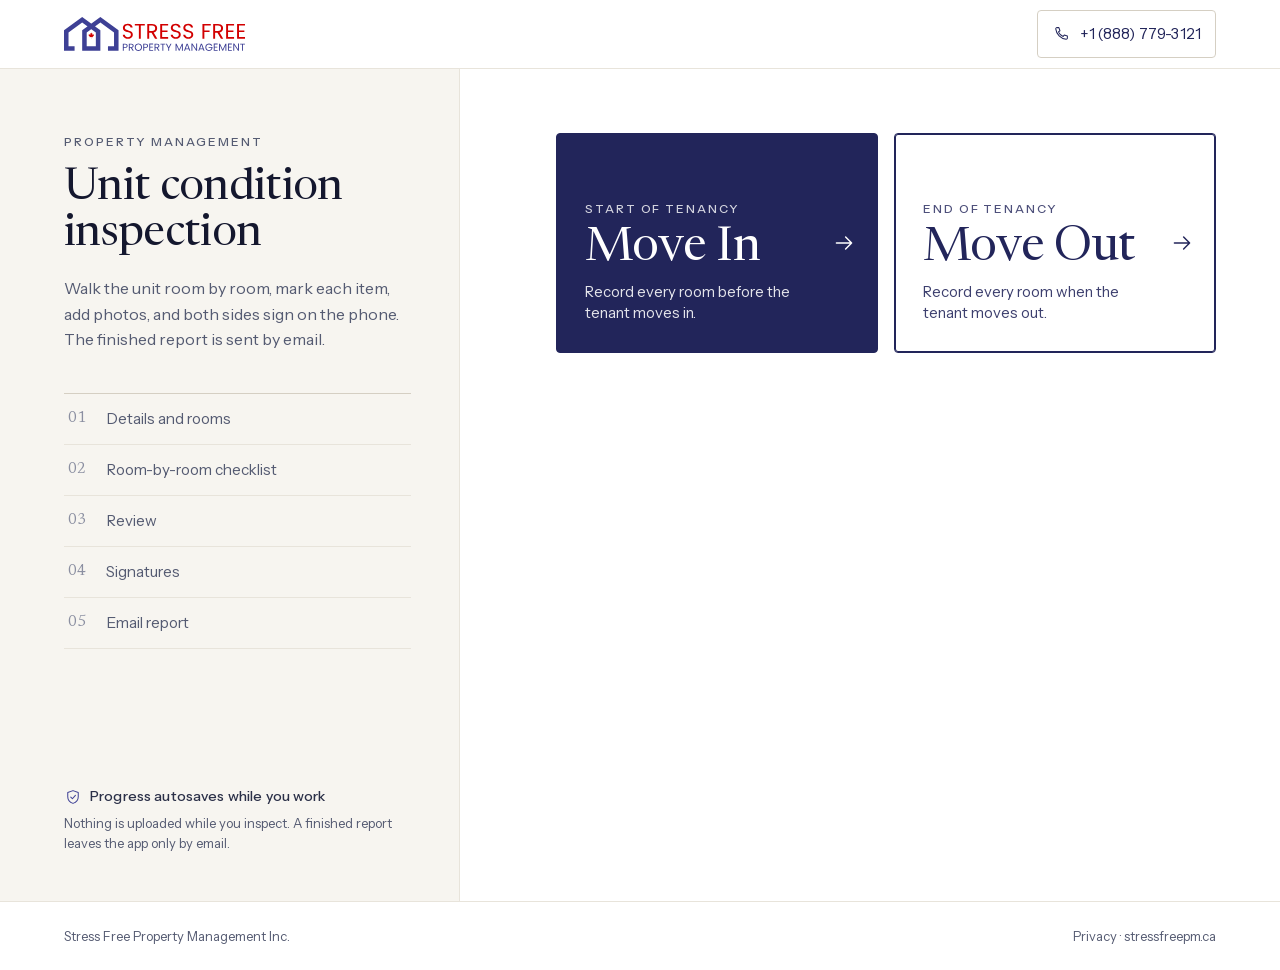
<file: index.html>
<!DOCTYPE html><html lang="en-CA" class="Eu1LTW_variable hccXaq_variable"><head><meta charSet="utf-8"/><meta name="viewport" content="width=device-width, initial-scale=1, viewport-fit=cover, interactive-widget=overlays-content"/><link rel="preload" href="/_next/static/media/2b7d3311b69a4dca-s.p.1elj1f4z6aq4a.woff2" as="font" crossorigin="" type="font/woff2"/><link rel="preload" href="/_next/static/media/d38f3bca7db33566-s.p.0op912u62qdhl.woff2" as="font" crossorigin="" type="font/woff2"/><link rel="preload" href="/_next/static/media/f06bf9da926bae75-s.p.2874ccu1_u7jf.woff2" as="font" crossorigin="" type="font/woff2"/><link rel="preload" as="image" href="/brand/logo.svg"/><link rel="stylesheet" href="/_next/static/chunks/2-abubb1kdq_1.css" data-precedence="next"/><link rel="preload" as="script" fetchPriority="low" href="/_next/static/chunks/3cfn99dbrcvvp.js"/><script src="/_next/static/chunks/2g6eky4dojsgx.js" async=""></script><script src="/_next/static/chunks/3dmm3v_fq28gc.js" async=""></script><script src="/_next/static/chunks/turbopack-3-ry682tkyiqk.js" async=""></script><script src="/_next/static/chunks/0umf92h1sb77c.js" async=""></script><script src="/_next/static/chunks/34qg2x7ajgmbx.js" async=""></script><meta name="next-size-adjust" content=""/><meta http-equiv="Content-Security-Policy" content="default-src &#x27;self&#x27;; script-src &#x27;self&#x27; &#x27;unsafe-inline&#x27;; style-src &#x27;self&#x27; &#x27;unsafe-inline&#x27;; img-src &#x27;self&#x27; blob: data:; font-src &#x27;self&#x27;; connect-src &#x27;self&#x27; blob: data:; worker-src &#x27;self&#x27;; frame-src &#x27;self&#x27; blob:; object-src &#x27;none&#x27;; base-uri &#x27;self&#x27;; form-action &#x27;self&#x27;"/><meta http-equiv="X-Content-Type-Options" content="nosniff"/><meta name="color-scheme" content="light"/><meta name="theme-color" content="#ffffff"/><title>Move-in / move-out inspection | Stress Free Property Management</title><meta name="description" content="Room-by-room move-in and move-out condition inspection for Stress Free Property Management."/><meta name="referrer" content="strict-origin-when-cross-origin"/><meta name="robots" content="noindex, nofollow, nocache"/><meta name="googlebot" content="noindex, nofollow"/><meta name="format-detection" content="telephone=no"/><link rel="icon" href="/brand/favicon.png"/><link rel="apple-touch-icon" href="/brand/favicon.png"/><script src="/_next/static/chunks/0cz1d0mv5g_q7.js" noModule=""></script></head><body><div hidden=""><!--$--><!--/$--></div><div class="page app"><header class="masthead"><div class="masthead-inner"><button type="button" class="brand brand-btn" aria-label="Inspections home"><img src="/brand/logo.svg" alt="Stress Free Property Management" width="1280" height="240"/></button><div class="masthead-tools"><a class="masthead-call" href="tel:+18887793121" aria-label="Call the office, +1 (888) 779-3121"><svg width="18" height="18" viewBox="0 0 24 24" fill="none" stroke="currentColor" stroke-width="1.35" stroke-linecap="round" stroke-linejoin="round" aria-hidden="true" focusable="false"><path d="M6.6 3.5h2.6l1.4 4.2-2 1.4a12 12 0 0 0 6.3 6.3l1.4-2 4.2 1.4v2.6a1.6 1.6 0 0 1-1.7 1.6A15.6 15.6 0 0 1 5 5.2 1.6 1.6 0 0 1 6.6 3.5Z"></path></svg><span class="masthead-call-text">+1 (888) 779-3121</span></a></div></div></header></div><!--$--><!--/$--><script id="_R_">(globalThis["TURBOPACK"] || (globalThis["TURBOPACK"] = [])).push({"otherChunks":["static/chunks/3cfn99dbrcvvp.js","static/chunks/2g6eky4dojsgx.js","static/chunks/3dmm3v_fq28gc.js"],"runtimeModuleIds":[94553]});</script><script src="/_next/static/chunks/3cfn99dbrcvvp.js" async=""></script><script>(self.__next_f=self.__next_f||[]).push([0])</script><script>self.__next_f.push([1,"1:\"$Sreact.fragment\"\n2:\"/_next/static/chunks/0umf92h1sb77c.js\"\n3:I[39756,[\"$2\"],\"default\"]\n4:I[37457,[\"$2\"],\"default\"]\n6:\"/_next/static/chunks/34qg2x7ajgmbx.js\"\n7:I[57339,[\"$2\",\"$6\"],\"default\"]\n8:I[97367,[\"$2\"],\"OutletBoundary\"]\n9:\"$Sreact.suspense\"\nb:\"ViewportBoundary\"\nc:I[97367,[\"$2\"],\"$b\"]\ne:\"MetadataBoundary\"\nf:I[97367,[\"$2\"],\"$e\"]\n11:I[68027,[\"$2\"],\"default\",1]\n:HL[\"/_next/static/chunks/2-abubb1kdq_1.css\",\"style\"]\n:HL[\"/_next/static/media/2b7d3311b69a4dca-s.p.1elj1f4z6aq4a.woff2\",\"font\",{\"crossOrigin\":\"\",\"type\":\"font/woff2\"}]\n:HL[\"/_next/static/media/d38f3bca7db33566-s.p.0op912u62qdhl.woff2\",\"font\",{\"crossOrigin\":\"\",\"type\":\"font/woff2\"}]\n:HL[\"/_next/static/media/f06bf9da926bae75-s.p.2874ccu1_u7jf.woff2\",\"font\",{\"crossOrigin\":\"\",\"type\":\"font/woff2\"}]\n5:[[\"children\",{\"s\":\"__PAGE__\",\"h\":512,\"d\":{\"r\":[\"$\",\"$1\",\"c\",{\"children\":[[\"$\",\"$L7\",null,{}],[[\"$\",\"script\",\"script-0\",{\"src\":\"/_next/static/chunks/34qg2x7ajgmbx.js\",\"async\":true,\"nonce\":\"$undefined\"}]],[\"$\",\"$L8\",null,{\"children\":[\"$\",\"$9\",null,{\"name\":\"Next.MetadataOutlet\",\"children\":\"$@a\"}]}]]}],\"p\":false,\"v\":null}}]]\n"])</script><script>self.__next_f.push([1,"0:{\"P\":null,\"c\":[\"\",\"\"],\"q\":\"\",\"i\":false,\"t\":{\"t\":{\"s\":\"\",\"h\":528,\"d\":{\"r\":[\"$\",\"$1\",\"c\",{\"children\":[[[\"$\",\"link\",\"0\",{\"rel\":\"stylesheet\",\"href\":\"/_next/static/chunks/2-abubb1kdq_1.css\",\"precedence\":\"next\",\"crossOrigin\":\"$undefined\",\"nonce\":\"$undefined\"}],[\"$\",\"script\",\"script-0\",{\"src\":\"/_next/static/chunks/0umf92h1sb77c.js\",\"async\":true,\"nonce\":\"$undefined\"}]],[\"$\",\"html\",null,{\"lang\":\"en-CA\",\"className\":\"Eu1LTW_variable hccXaq_variable\",\"children\":[[\"$\",\"head\",null,{\"children\":[[\"$\",\"meta\",null,{\"httpEquiv\":\"Content-Security-Policy\",\"content\":\"default-src 'self'; script-src 'self' 'unsafe-inline'; style-src 'self' 'unsafe-inline'; img-src 'self' blob: data:; font-src 'self'; connect-src 'self' blob: data:; worker-src 'self'; frame-src 'self' blob:; object-src 'none'; base-uri 'self'; form-action 'self'\"}],[\"$\",\"meta\",null,{\"httpEquiv\":\"X-Content-Type-Options\",\"content\":\"nosniff\"}],[\"$\",\"meta\",null,{\"name\":\"color-scheme\",\"content\":\"light\"}]]}],[\"$\",\"body\",null,{\"children\":[\"$\",\"$L3\",null,{\"parallelRouterKey\":\"children\",\"error\":\"$undefined\",\"errorStyles\":\"$undefined\",\"errorScripts\":\"$undefined\",\"template\":[\"$\",\"$L4\",null,{}],\"templateStyles\":\"$undefined\",\"templateScripts\":\"$undefined\",\"notFound\":[[[\"$\",\"title\",null,{\"children\":\"404: This page could not be found.\"}],[\"$\",\"div\",null,{\"style\":{\"fontFamily\":\"system-ui,\\\"Segoe UI\\\",Roboto,Helvetica,Arial,sans-serif,\\\"Apple Color Emoji\\\",\\\"Segoe UI Emoji\\\"\",\"height\":\"100vh\",\"textAlign\":\"center\",\"display\":\"flex\",\"flexDirection\":\"column\",\"alignItems\":\"center\",\"justifyContent\":\"center\"},\"children\":[\"$\",\"div\",null,{\"children\":[[\"$\",\"style\",null,{\"dangerouslySetInnerHTML\":{\"__html\":\"body{color:#000;background:#fff;margin:0}.next-error-h1{border-right:1px solid rgba(0,0,0,.3)}@media (prefers-color-scheme:dark){body{color:#fff;background:#000}.next-error-h1{border-right:1px solid rgba(255,255,255,.3)}}\"}}],[\"$\",\"h1\",null,{\"className\":\"next-error-h1\",\"style\":{\"display\":\"inline-block\",\"margin\":\"0 20px 0 0\",\"padding\":\"0 23px 0 0\",\"fontSize\":24,\"fontWeight\":500,\"verticalAlign\":\"top\",\"lineHeight\":\"49px\"},\"children\":404}],[\"$\",\"div\",null,{\"style\":{\"display\":\"inline-block\"},\"children\":[\"$\",\"h2\",null,{\"style\":{\"fontSize\":14,\"fontWeight\":400,\"lineHeight\":\"49px\",\"margin\":0},\"children\":\"This page could not be found.\"}]}]]}]}]],[]],\"forbidden\":\"$undefined\",\"unauthorized\":\"$undefined\"}]}]]}]]}],\"p\":false,\"v\":null},\"c\":\"$Q5\"},\"h\":{\"r\":[\"$\",\"$1\",\"h\",{\"children\":[null,[\"$\",\"$Lc\",null,{\"children\":\"$Ld\"}],[\"$\",\"$Lf\",null,{\"children\":[[\"$\",\"div\",null,{\"hidden\":true,\"children\":[\"$\",\"$9\",null,{\"name\":\"Next.Metadata\",\"children\":\"$L10\"}]}],null]}],[\"$\",\"meta\",null,{\"name\":\"next-size-adjust\",\"content\":\"\"}]]}],\"p\":false,\"v\":null}},\"m\":\"$undefined\",\"G\":[\"$11\",[[\"$\",\"link\",\"0\",{\"rel\":\"stylesheet\",\"href\":\"/_next/static/chunks/2-abubb1kdq_1.css\",\"precedence\":\"next\",\"crossOrigin\":\"$undefined\",\"nonce\":\"$undefined\"}]]],\"S\":true,\"r\":\"$undefined\",\"s\":\"$undefined\",\"a\":\"$undefined\",\"l\":\"$undefined\",\"p\":\"$undefined\",\"d\":\"$undefined\",\"b\":\"ie13gnaw6iP5a2DK7nP3k\"}\n"])</script><script>self.__next_f.push([1,"d:[[\"$\",\"meta\",\"0\",{\"charSet\":\"utf-8\"}],[\"$\",\"meta\",\"1\",{\"name\":\"viewport\",\"content\":\"width=device-width, initial-scale=1, viewport-fit=cover, interactive-widget=overlays-content\"}],[\"$\",\"meta\",\"2\",{\"name\":\"theme-color\",\"content\":\"#ffffff\"}]]\n"])</script><script>self.__next_f.push([1,"12:I[27201,[\"$2\"],\"IconMark\"]\na:null\n10:[[\"$\",\"title\",\"0\",{\"children\":\"Move-in / move-out inspection | Stress Free Property Management\"}],[\"$\",\"meta\",\"1\",{\"name\":\"description\",\"content\":\"Room-by-room move-in and move-out condition inspection for Stress Free Property Management.\"}],[\"$\",\"meta\",\"2\",{\"name\":\"referrer\",\"content\":\"strict-origin-when-cross-origin\"}],[\"$\",\"meta\",\"3\",{\"name\":\"robots\",\"content\":\"noindex, nofollow, nocache\"}],[\"$\",\"meta\",\"4\",{\"name\":\"googlebot\",\"content\":\"noindex, nofollow\"}],[\"$\",\"meta\",\"5\",{\"name\":\"format-detection\",\"content\":\"telephone=no\"}],[\"$\",\"link\",\"6\",{\"rel\":\"icon\",\"href\":\"/brand/favicon.png\"}],[\"$\",\"link\",\"7\",{\"rel\":\"apple-touch-icon\",\"href\":\"/brand/favicon.png\"}],[\"$\",\"$L12\",\"8\",{}]]\n"])</script></body></html>
</file>
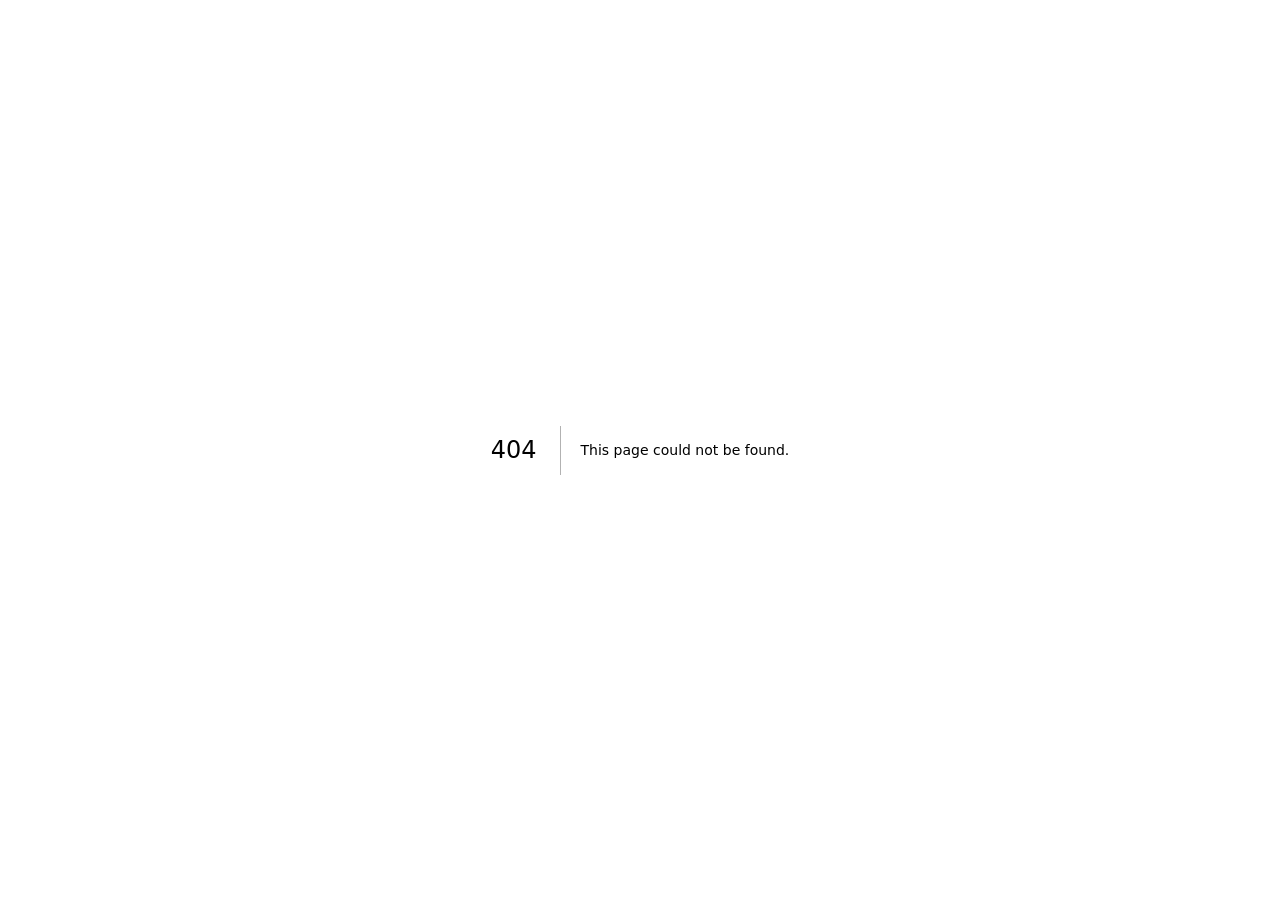
<file: 404/index.html>
<!DOCTYPE html><html lang="en-CA" class="Eu1LTW_variable hccXaq_variable"><head><meta charSet="utf-8"/><meta name="viewport" content="width=device-width, initial-scale=1, viewport-fit=cover, interactive-widget=overlays-content"/><link rel="stylesheet" href="/_next/static/chunks/2-abubb1kdq_1.css" data-precedence="next"/><link rel="preload" as="script" fetchPriority="low" href="/_next/static/chunks/3cfn99dbrcvvp.js"/><script src="/_next/static/chunks/2g6eky4dojsgx.js" async=""></script><script src="/_next/static/chunks/3dmm3v_fq28gc.js" async=""></script><script src="/_next/static/chunks/turbopack-3-ry682tkyiqk.js" async=""></script><script src="/_next/static/chunks/0umf92h1sb77c.js" async=""></script><meta name="robots" content="noindex"/><meta name="next-size-adjust" content=""/><meta http-equiv="Content-Security-Policy" content="default-src &#x27;self&#x27;; script-src &#x27;self&#x27; &#x27;unsafe-inline&#x27;; style-src &#x27;self&#x27; &#x27;unsafe-inline&#x27;; img-src &#x27;self&#x27; blob: data:; font-src &#x27;self&#x27;; connect-src &#x27;self&#x27; blob: data:; worker-src &#x27;self&#x27;; frame-src &#x27;self&#x27; blob:; object-src &#x27;none&#x27;; base-uri &#x27;self&#x27;; form-action &#x27;self&#x27;"/><meta http-equiv="X-Content-Type-Options" content="nosniff"/><meta name="color-scheme" content="light"/><title>404: This page could not be found.</title><meta name="theme-color" content="#ffffff"/><title>Move-in / move-out inspection | Stress Free Property Management</title><meta name="description" content="Room-by-room move-in and move-out condition inspection for Stress Free Property Management."/><meta name="referrer" content="strict-origin-when-cross-origin"/><meta name="robots" content="noindex, nofollow, nocache"/><meta name="googlebot" content="noindex, nofollow"/><meta name="format-detection" content="telephone=no"/><link rel="icon" href="/brand/favicon.png"/><link rel="apple-touch-icon" href="/brand/favicon.png"/><script src="/_next/static/chunks/0cz1d0mv5g_q7.js" noModule=""></script></head><body><div hidden=""><!--$--><!--/$--></div><div style="font-family:system-ui,&quot;Segoe UI&quot;,Roboto,Helvetica,Arial,sans-serif,&quot;Apple Color Emoji&quot;,&quot;Segoe UI Emoji&quot;;height:100vh;text-align:center;display:flex;flex-direction:column;align-items:center;justify-content:center"><div><style>body{color:#000;background:#fff;margin:0}.next-error-h1{border-right:1px solid rgba(0,0,0,.3)}@media (prefers-color-scheme:dark){body{color:#fff;background:#000}.next-error-h1{border-right:1px solid rgba(255,255,255,.3)}}</style><h1 class="next-error-h1" style="display:inline-block;margin:0 20px 0 0;padding:0 23px 0 0;font-size:24px;font-weight:500;vertical-align:top;line-height:49px">404</h1><div style="display:inline-block"><h2 style="font-size:14px;font-weight:400;line-height:49px;margin:0">This page could not be found.</h2></div></div></div><!--$--><!--/$--><script id="_R_">(globalThis["TURBOPACK"] || (globalThis["TURBOPACK"] = [])).push({"otherChunks":["static/chunks/3cfn99dbrcvvp.js","static/chunks/2g6eky4dojsgx.js","static/chunks/3dmm3v_fq28gc.js"],"runtimeModuleIds":[94553]});</script><script src="/_next/static/chunks/3cfn99dbrcvvp.js" async=""></script><script>(self.__next_f=self.__next_f||[]).push([0])</script><script>self.__next_f.push([1,"1:\"$Sreact.fragment\"\n2:\"/_next/static/chunks/0umf92h1sb77c.js\"\n3:I[39756,[\"$2\"],\"default\"]\n4:I[37457,[\"$2\"],\"default\"]\n8:I[97367,[\"$2\"],\"OutletBoundary\"]\n9:\"$Sreact.suspense\"\nb:\"ViewportBoundary\"\nc:I[97367,[\"$2\"],\"$b\"]\ne:\"MetadataBoundary\"\nf:I[97367,[\"$2\"],\"$e\"]\n11:I[68027,[\"$2\"],\"default\",1]\n:HL[\"/_next/static/chunks/2-abubb1kdq_1.css\",\"style\"]\n6:X\n7:[[\"children\",{\"s\":\"__PAGE__\",\"h\":512,\"d\":{\"r\":[\"$\",\"$1\",\"c\",{\"children\":[[[\"$\",\"title\",null,{\"children\":\"404: This page could not be found.\"}],[\"$\",\"div\",null,{\"style\":\"$0:t:t:d:r:props:children:1:props:children:1:props:children:props:notFound:0:1:props:style\",\"children\":[\"$\",\"div\",null,{\"children\":[[\"$\",\"style\",null,{\"dangerouslySetInnerHTML\":{\"__html\":\"body{color:#000;background:#fff;margin:0}.next-error-h1{border-right:1px solid rgba(0,0,0,.3)}@media (prefers-color-scheme:dark){body{color:#fff;background:#000}.next-error-h1{border-right:1px solid rgba(255,255,255,.3)}}\"}}],[\"$\",\"h1\",null,{\"className\":\"next-error-h1\",\"style\":\"$0:t:t:d:r:props:children:1:props:children:1:props:children:props:notFound:0:1:props:children:props:children:1:props:style\",\"children\":404}],[\"$\",\"div\",null,{\"style\":\"$0:t:t:d:r:props:children:1:props:children:1:props:children:props:notFound:0:1:props:children:props:children:2:props:style\",\"children\":[\"$\",\"h2\",null,{\"style\":\"$0:t:t:d:r:props:children:1:props:children:1:props:children:props:notFound:0:1:props:children:props:children:2:props:children:props:style\",\"children\":\"This page could not be found.\"}]}]]}]}]],null,[\"$\",\"$L8\",null,{\"children\":[\"$\",\"$9\",null,{\"name\":\"Next.MetadataOutlet\",\"children\":\"$@a\"}]}]]}],\"p\":false,\"v\":null}}]]\n5:[[\"children\",{\"s\":\"/_not-found\",\"h\":512,\"d\":{\"r\":[\"$\",\"$1\",\"c\",{\"children\":[null,[\"$\",\"$L3\",null,{\"parallelRouterKey\":\"children\",\"error\":\"$undefined\",\"errorStyles\":\"$undefined\",\"errorScripts\":\"$undefined\",\"template\":[\"$\",\"$L4\",null,{}],\"templateStyles\":\"$undefined\",\"templateScripts\":\"$undefined\",\"notFound\":\"$undefined\",\"forbidden\":\"$undefined\",\"unauthorized\":\"$undefined\"}]]}],\"p\":false,\"v\":\"$6\"},\"c\":\"$Q7\"}]]\n"])</script><script>self.__next_f.push([1,"0:{\"P\":null,\"c\":[\"\",\"_not-found\",\"\"],\"q\":\"\",\"i\":false,\"t\":{\"t\":{\"s\":\"\",\"h\":528,\"d\":{\"r\":[\"$\",\"$1\",\"c\",{\"children\":[[[\"$\",\"link\",\"0\",{\"rel\":\"stylesheet\",\"href\":\"/_next/static/chunks/2-abubb1kdq_1.css\",\"precedence\":\"next\",\"crossOrigin\":\"$undefined\",\"nonce\":\"$undefined\"}],[\"$\",\"script\",\"script-0\",{\"src\":\"/_next/static/chunks/0umf92h1sb77c.js\",\"async\":true,\"nonce\":\"$undefined\"}]],[\"$\",\"html\",null,{\"lang\":\"en-CA\",\"className\":\"Eu1LTW_variable hccXaq_variable\",\"children\":[[\"$\",\"head\",null,{\"children\":[[\"$\",\"meta\",null,{\"httpEquiv\":\"Content-Security-Policy\",\"content\":\"default-src 'self'; script-src 'self' 'unsafe-inline'; style-src 'self' 'unsafe-inline'; img-src 'self' blob: data:; font-src 'self'; connect-src 'self' blob: data:; worker-src 'self'; frame-src 'self' blob:; object-src 'none'; base-uri 'self'; form-action 'self'\"}],[\"$\",\"meta\",null,{\"httpEquiv\":\"X-Content-Type-Options\",\"content\":\"nosniff\"}],[\"$\",\"meta\",null,{\"name\":\"color-scheme\",\"content\":\"light\"}]]}],[\"$\",\"body\",null,{\"children\":[\"$\",\"$L3\",null,{\"parallelRouterKey\":\"children\",\"error\":\"$undefined\",\"errorStyles\":\"$undefined\",\"errorScripts\":\"$undefined\",\"template\":[\"$\",\"$L4\",null,{}],\"templateStyles\":\"$undefined\",\"templateScripts\":\"$undefined\",\"notFound\":[[[\"$\",\"title\",null,{\"children\":\"404: This page could not be found.\"}],[\"$\",\"div\",null,{\"style\":{\"fontFamily\":\"system-ui,\\\"Segoe UI\\\",Roboto,Helvetica,Arial,sans-serif,\\\"Apple Color Emoji\\\",\\\"Segoe UI Emoji\\\"\",\"height\":\"100vh\",\"textAlign\":\"center\",\"display\":\"flex\",\"flexDirection\":\"column\",\"alignItems\":\"center\",\"justifyContent\":\"center\"},\"children\":[\"$\",\"div\",null,{\"children\":[[\"$\",\"style\",null,{\"dangerouslySetInnerHTML\":{\"__html\":\"body{color:#000;background:#fff;margin:0}.next-error-h1{border-right:1px solid rgba(0,0,0,.3)}@media (prefers-color-scheme:dark){body{color:#fff;background:#000}.next-error-h1{border-right:1px solid rgba(255,255,255,.3)}}\"}}],[\"$\",\"h1\",null,{\"className\":\"next-error-h1\",\"style\":{\"display\":\"inline-block\",\"margin\":\"0 20px 0 0\",\"padding\":\"0 23px 0 0\",\"fontSize\":24,\"fontWeight\":500,\"verticalAlign\":\"top\",\"lineHeight\":\"49px\"},\"children\":404}],[\"$\",\"div\",null,{\"style\":{\"display\":\"inline-block\"},\"children\":[\"$\",\"h2\",null,{\"style\":{\"fontSize\":14,\"fontWeight\":400,\"lineHeight\":\"49px\",\"margin\":0},\"children\":\"This page could not be found.\"}]}]]}]}]],[]],\"forbidden\":\"$undefined\",\"unauthorized\":\"$undefined\"}]}]]}]]}],\"p\":false,\"v\":null},\"c\":\"$Q5\"},\"h\":{\"r\":[\"$\",\"$1\",\"h\",{\"children\":[[\"$\",\"meta\",null,{\"name\":\"robots\",\"content\":\"noindex\"}],[\"$\",\"$Lc\",null,{\"children\":\"$Ld\"}],[\"$\",\"$Lf\",null,{\"children\":[[\"$\",\"div\",null,{\"hidden\":true,\"children\":[\"$\",\"$9\",null,{\"name\":\"Next.Metadata\",\"children\":\"$L10\"}]}],null]}],[\"$\",\"meta\",null,{\"name\":\"next-size-adjust\",\"content\":\"\"}]]}],\"p\":false,\"v\":null}},\"m\":\"$undefined\",\"G\":[\"$11\",[[\"$\",\"link\",\"0\",{\"rel\":\"stylesheet\",\"href\":\"/_next/static/chunks/2-abubb1kdq_1.css\",\"precedence\":\"next\",\"crossOrigin\":\"$undefined\",\"nonce\":\"$undefined\"}]]],\"S\":true,\"r\":\"$undefined\",\"s\":\"$undefined\",\"a\":\"$undefined\",\"l\":\"$undefined\",\"p\":\"$undefined\",\"d\":\"$undefined\",\"b\":\"ie13gnaw6iP5a2DK7nP3k\"}\n"])</script><script>self.__next_f.push([1,"6:C\nd:[[\"$\",\"meta\",\"0\",{\"charSet\":\"utf-8\"}],[\"$\",\"meta\",\"1\",{\"name\":\"viewport\",\"content\":\"width=device-width, initial-scale=1, viewport-fit=cover, interactive-widget=overlays-content\"}],[\"$\",\"meta\",\"2\",{\"name\":\"theme-color\",\"content\":\"#ffffff\"}]]\n"])</script><script>self.__next_f.push([1,"12:I[27201,[\"$2\"],\"IconMark\"]\na:null\n10:[[\"$\",\"title\",\"0\",{\"children\":\"Move-in / move-out inspection | Stress Free Property Management\"}],[\"$\",\"meta\",\"1\",{\"name\":\"description\",\"content\":\"Room-by-room move-in and move-out condition inspection for Stress Free Property Management.\"}],[\"$\",\"meta\",\"2\",{\"name\":\"referrer\",\"content\":\"strict-origin-when-cross-origin\"}],[\"$\",\"meta\",\"3\",{\"name\":\"robots\",\"content\":\"noindex, nofollow, nocache\"}],[\"$\",\"meta\",\"4\",{\"name\":\"googlebot\",\"content\":\"noindex, nofollow\"}],[\"$\",\"meta\",\"5\",{\"name\":\"format-detection\",\"content\":\"telephone=no\"}],[\"$\",\"link\",\"6\",{\"rel\":\"icon\",\"href\":\"/brand/favicon.png\"}],[\"$\",\"link\",\"7\",{\"rel\":\"apple-touch-icon\",\"href\":\"/brand/favicon.png\"}],[\"$\",\"$L12\",\"8\",{}]]\n"])</script></body></html>
</file>
<file: _next/static/chunks/2-abubb1kdq_1.css>
@font-face{font-family:Newsreader;font-style:italic;font-weight:200 800;font-display:swap;src:url(../media/ca8956476e4b15e1-s.0spvl5h7nh4kj.woff2)format("woff2");unicode-range:U+102-103,U+110-111,U+128-129,U+168-169,U+1A0-1A1,U+1AF-1B0,U+300-301,U+303-304,U+308-309,U+323,U+329,U+1EA0-1EF9,U+20AB}@font-face{font-family:Newsreader;font-style:italic;font-weight:200 800;font-display:swap;src:url(../media/0ada71b763703d9d-s.0bgqpv90abx9d.woff2)format("woff2");unicode-range:U+100-2BA,U+2BD-2C5,U+2C7-2CC,U+2CE-2D7,U+2DD-2FF,U+304,U+308,U+329,U+1D00-1DBF,U+1E00-1E9F,U+1EF2-1EFF,U+2020,U+20A0-20AB,U+20AD-20C4,U+2113,U+2C60-2C7F,U+A720-A7FF}@font-face{font-family:Newsreader;font-style:italic;font-weight:200 800;font-display:swap;src:url(../media/2b7d3311b69a4dca-s.p.1elj1f4z6aq4a.woff2)format("woff2");unicode-range:U+??,U+131,U+152-153,U+2BB-2BC,U+2C6,U+2DA,U+2DC,U+304,U+308,U+329,U+2000-206F,U+20AC,U+2122,U+2191,U+2193,U+2212,U+2215,U+FEFF,U+FFFD}@font-face{font-family:Newsreader;font-style:normal;font-weight:200 800;font-display:swap;src:url(../media/6632a144c419935f-s.08di4g7n39o46.woff2)format("woff2");unicode-range:U+102-103,U+110-111,U+128-129,U+168-169,U+1A0-1A1,U+1AF-1B0,U+300-301,U+303-304,U+308-309,U+323,U+329,U+1EA0-1EF9,U+20AB}@font-face{font-family:Newsreader;font-style:normal;font-weight:200 800;font-display:swap;src:url(../media/7b27d9904b50e540-s.3szkwhi_rfrst.woff2)format("woff2");unicode-range:U+100-2BA,U+2BD-2C5,U+2C7-2CC,U+2CE-2D7,U+2DD-2FF,U+304,U+308,U+329,U+1D00-1DBF,U+1E00-1E9F,U+1EF2-1EFF,U+2020,U+20A0-20AB,U+20AD-20C4,U+2113,U+2C60-2C7F,U+A720-A7FF}@font-face{font-family:Newsreader;font-style:normal;font-weight:200 800;font-display:swap;src:url(../media/d38f3bca7db33566-s.p.0op912u62qdhl.woff2)format("woff2");unicode-range:U+??,U+131,U+152-153,U+2BB-2BC,U+2C6,U+2DA,U+2DC,U+304,U+308,U+329,U+2000-206F,U+20AC,U+2122,U+2191,U+2193,U+2212,U+2215,U+FEFF,U+FFFD}@font-face{font-family:Newsreader Fallback;src:local(Times New Roman);ascent-override:69.68%;descent-override:25.12%;line-gap-override:0.0%;size-adjust:105.48%}.Eu1LTW_className{font-family:Newsreader,Newsreader Fallback}.Eu1LTW_variable{--font-serif:"Newsreader", "Newsreader Fallback"}
@font-face{font-family:Instrument Sans;font-style:normal;font-weight:400 700;font-stretch:100%;font-display:swap;src:url(../media/c7f47671e39f7787-s.0klc_mi0-5f4_.woff2)format("woff2");unicode-range:U+100-2BA,U+2BD-2C5,U+2C7-2CC,U+2CE-2D7,U+2DD-2FF,U+304,U+308,U+329,U+1D00-1DBF,U+1E00-1E9F,U+1EF2-1EFF,U+2020,U+20A0-20AB,U+20AD-20C4,U+2113,U+2C60-2C7F,U+A720-A7FF}@font-face{font-family:Instrument Sans;font-style:normal;font-weight:400 700;font-stretch:100%;font-display:swap;src:url(../media/f06bf9da926bae75-s.p.2874ccu1_u7jf.woff2)format("woff2");unicode-range:U+??,U+131,U+152-153,U+2BB-2BC,U+2C6,U+2DA,U+2DC,U+304,U+308,U+329,U+2000-206F,U+20AC,U+2122,U+2191,U+2193,U+2212,U+2215,U+FEFF,U+FFFD}@font-face{font-family:Instrument Sans Fallback;src:local(Arial);ascent-override:94.42%;descent-override:24.33%;line-gap-override:0.0%;size-adjust:102.74%}.hccXaq_className{font-family:Instrument Sans,Instrument Sans Fallback;font-style:normal}.hccXaq_variable{--font-sans:"Instrument Sans", "Instrument Sans Fallback"}
@layer properties{@supports (((-webkit-hyphens:none)) and (not (margin-trim:inline))) or ((-moz-orient:inline) and (not (color:rgb(from red r g b)))){*,:before,:after,::backdrop{--tw-rotate-x:initial;--tw-rotate-y:initial;--tw-rotate-z:initial;--tw-skew-x:initial;--tw-skew-y:initial;--tw-outline-style:solid}}}@layer theme{:root,:host{--font-sans:-apple-system, BlinkMacSystemFont, "Segoe UI", Roboto, "Helvetica Neue", "Noto Sans", Arial, sans-serif, "Apple Color Emoji", "Segoe UI Emoji", "Segoe UI Symbol", "Noto Color Emoji";--font-serif:ui-serif, Georgia, Cambria, "Times New Roman", Times, serif;--font-mono:ui-monospace, SFMono-Regular, Menlo, Monaco, Consolas, "Liberation Mono", "Courier New", monospace;--default-font-family:var(--font-sans);--default-mono-font-family:var(--font-mono)}}@layer base{*,:after,:before,::backdrop{box-sizing:border-box;border:0 solid;margin:0;padding:0}::file-selector-button{box-sizing:border-box;border:0 solid;margin:0;padding:0}html,:host{-webkit-text-size-adjust:100%;tab-size:4;line-height:1.5;font-family:var(--default-font-family,-apple-system, BlinkMacSystemFont, "Segoe UI", Roboto, "Helvetica Neue", "Noto Sans", Arial, sans-serif, "Apple Color Emoji", "Segoe UI Emoji", "Segoe UI Symbol", "Noto Color Emoji");font-feature-settings:var(--default-font-feature-settings,normal);font-variation-settings:var(--default-font-variation-settings,normal);-webkit-tap-highlight-color:transparent}hr{height:0;color:inherit;border-top-width:1px}abbr:where([title]){-webkit-text-decoration:underline dotted;text-decoration:underline dotted}h1,h2,h3,h4,h5,h6{font-size:inherit;font-weight:inherit}a{color:inherit;-webkit-text-decoration:inherit;-webkit-text-decoration:inherit;-webkit-text-decoration:inherit;-webkit-text-decoration:inherit;text-decoration:inherit}b,strong{font-weight:bolder}code,kbd,samp,pre{font-family:var(--default-mono-font-family,ui-monospace, SFMono-Regular, Menlo, Monaco, Consolas, "Liberation Mono", "Courier New", monospace);font-feature-settings:var(--default-mono-font-feature-settings,normal);font-variation-settings:var(--default-mono-font-variation-settings,normal);font-size:1em}small{font-size:80%}sub,sup{vertical-align:baseline;font-size:75%;line-height:0;position:relative}sub{bottom:-.25em}sup{top:-.5em}table{text-indent:0;border-color:inherit;border-collapse:collapse}:-moz-focusring:where(:not(iframe)){outline:auto}progress{vertical-align:baseline}summary{display:list-item}ol,ul,menu{list-style:none}img,svg,video,canvas,audio,iframe,embed,object{vertical-align:middle;display:block}img,video{max-width:100%;height:auto}button,input,select,optgroup,textarea{font:inherit;font-feature-settings:inherit;font-variation-settings:inherit;letter-spacing:inherit;color:inherit;opacity:1;background-color:#0000;border-radius:0}::file-selector-button{font:inherit;font-feature-settings:inherit;font-variation-settings:inherit;letter-spacing:inherit;color:inherit;opacity:1;background-color:#0000;border-radius:0}:where(select:is([multiple],[size])) optgroup{font-weight:bolder}:where(select:is([multiple],[size])) optgroup option{padding-inline-start:20px}::file-selector-button{margin-inline-end:4px}::placeholder{opacity:1}@supports (not ((-webkit-appearance:-apple-pay-button))) or (contain-intrinsic-size:1px){::placeholder{color:currentColor}@supports (color:color-mix(in lab, red, red)){::placeholder{color:color-mix(in oklab, currentcolor 50%, transparent)}}}textarea{resize:vertical}::-webkit-search-decoration{-webkit-appearance:none}::-webkit-date-and-time-value{min-height:1lh;text-align:inherit}::-webkit-datetime-edit{display:inline-flex}::-webkit-datetime-edit-fields-wrapper{padding:0}::-webkit-datetime-edit{padding-block:0}::-webkit-datetime-edit-year-field{padding-block:0}::-webkit-datetime-edit-month-field{padding-block:0}::-webkit-datetime-edit-day-field{padding-block:0}::-webkit-datetime-edit-hour-field{padding-block:0}::-webkit-datetime-edit-minute-field{padding-block:0}::-webkit-datetime-edit-second-field{padding-block:0}::-webkit-datetime-edit-millisecond-field{padding-block:0}::-webkit-datetime-edit-meridiem-field{padding-block:0}::-webkit-calendar-picker-indicator{line-height:1}:-moz-ui-invalid{box-shadow:none}button,input:where([type=button],[type=reset],[type=submit]){appearance:button}::file-selector-button{appearance:button}::-webkit-inner-spin-button{height:auto}::-webkit-outer-spin-button{height:auto}[hidden]:where(:not([hidden=until-found])){display:none!important}}@layer components;@layer utilities{.sr-only{clip-path:inset(50%);white-space:nowrap;border-width:0;width:1px;height:1px;margin:-1px;padding:0;position:absolute;overflow:hidden}.fixed{position:fixed}.static{position:static}.block{display:block}.hidden{display:none}.inline{display:inline}.transform{transform:var(--tw-rotate-x,) var(--tw-rotate-y,) var(--tw-rotate-z,) var(--tw-skew-x,) var(--tw-skew-y,)}.italic{font-style:italic}.outline{outline-style:var(--tw-outline-style);outline-width:1px}}:root{--paper:#fff;--tint:#f7f5f0;--ink:#14172e;--ink2:#2b3048;--muted:#555b72;--faint:#8b8fa1;--rule:#e8e4db;--rule2:#d5cfc3;--navy:#22255a;--accent:#3e4095;--accent-tint:#f1f1fa;--alert:#b0000a;--alert-tint:#fcf4f3;--focus:#3e4095;--radius:4px;--ease:cubic-bezier(0, 0, .2, 1);--serif:var(--font-serif), "Iowan Old Style", Georgia, serif;--sans:var(--font-sans), -apple-system, "Helvetica Neue", Arial, sans-serif;--gutter:clamp(20px, 5.4vw, 64px);--header-h:68px}*{box-sizing:border-box}html{-webkit-text-size-adjust:100%;scroll-padding-top:96px}body{background:var(--paper);color:var(--ink);font-family:var(--sans);font-feature-settings:"kern", "liga";font-variant-numeric:lining-nums;-webkit-font-smoothing:antialiased;text-rendering:optimizelegibility;margin:0;font-size:1.0625rem;line-height:1.55}.tnum{font-variant-numeric:tabular-nums lining-nums}a{color:var(--accent);text-underline-offset:3px;text-decoration-thickness:1px}@media (hover:hover) and (pointer:fine){a:hover{color:var(--navy)}}:focus-visible{outline:2px solid var(--focus);outline-offset:3px;border-radius:2px}button{font:inherit}p{margin:0}h1,h2,h3{margin:0;font-weight:400}.skip{z-index:50;background:var(--navy);color:#fff;border-radius:var(--radius);padding:12px 16px;position:absolute;top:-60px;left:12px}.skip:focus{color:#fff;top:12px}.masthead{z-index:30;border-bottom:1px solid var(--rule);background:#fffffff5;position:sticky;top:0}@supports ((-webkit-backdrop-filter:blur(1px)) or (backdrop-filter:blur(1px))){.masthead{-webkit-backdrop-filter:saturate(1.4)blur(12px);backdrop-filter:saturate(1.4)blur(12px);background:#ffffffe0}}.masthead-inner{height:var(--header-h);padding:0 var(--gutter);justify-content:space-between;align-items:center;gap:16px;max-width:1440px;margin:0 auto;display:flex}.brand{line-height:0;display:block}.brand img{width:auto;height:30px}.masthead-call{min-width:48px;min-height:48px;color:var(--navy);letter-spacing:.01em;border:1px solid var(--rule2);border-radius:var(--radius);justify-content:center;align-items:center;gap:10px;padding:0 14px;font-size:.95rem;text-decoration:none;transition:border-color .12s ease-out,background .12s ease-out;display:inline-flex}@media (hover:hover) and (pointer:fine){.masthead-call:hover{border-color:var(--navy);background:var(--tint);color:var(--navy)}}.masthead-call-text{display:none}@media (min-width:640px){.masthead-call-text{display:inline}.brand img{height:34px}}.layout{max-width:1440px;margin:0 auto}.rail{display:none}.main{padding:28px var(--gutter) 40px;outline:none}.flow{max-width:640px;margin:0 auto}@media (min-width:1024px){.layout{min-height:calc(100vh - var(--header-h) - 73px);grid-template-columns:minmax(360px,460px) minmax(0,1fr);display:grid}.rail{background:var(--tint);border-right:1px solid var(--rule);display:block}.rail-inner{top:var(--header-h);padding:64px 48px 48px var(--gutter);min-height:calc(100vh - var(--header-h));flex-direction:column;display:flex;position:sticky}.main{padding:64px var(--gutter) 72px}.flow{max-width:680px;margin:0}.mobile-intro,.mobile-trust{display:none}}@media (min-width:1280px){.main{padding-left:96px}}.eyebrow{letter-spacing:.16em;text-transform:uppercase;color:var(--muted);align-items:center;gap:8px;font-size:.75rem;font-weight:500;display:inline-flex}.eyebrow-accent{color:var(--accent)}.rail-title{font-family:var(--serif);letter-spacing:-.015em;color:var(--ink);font-variation-settings:"opsz" 60;margin-top:14px;font-size:2.75rem;line-height:1.05}.rail-lede{color:var(--muted);text-wrap:pretty;max-width:34ch;margin-top:18px;font-size:1rem;line-height:1.6}.rail-steps{border-top:1px solid var(--rule2);margin:40px 0 0;padding:0;list-style:none}.rail-step{border-bottom:1px solid var(--rule);color:var(--muted);align-items:center;gap:16px;padding:12px 0;font-size:.95rem;transition:color .12s ease-out;display:flex}.rail-num{width:26px;height:26px;font-family:var(--serif);color:var(--faint);place-items:center;font-size:.95rem;display:inline-grid}.rail-step.is-current{color:var(--ink)}.rail-step.is-current .rail-num{color:var(--accent)}.rail-step.is-current .rail-label{font-weight:500}.rail-step.is-current:after{content:"";background:var(--accent);width:24px;height:1px;margin-left:auto}.rail-step.is-done .rail-num{color:var(--accent)}.rail-step.is-done{color:var(--ink2)}.rail-foot{margin-top:auto;padding-top:40px}.rail-urgent{color:var(--ink2);border-bottom:1px solid var(--rule);margin-bottom:18px;padding-bottom:18px;font-size:.95rem}.rail-urgent a{color:var(--navy);border-bottom:1px solid var(--rule2);font-weight:500;text-decoration:none}@media (hover:hover) and (pointer:fine){.rail-urgent a:hover{border-color:var(--navy)}}.trust-row{color:var(--ink2);letter-spacing:.01em;align-items:center;gap:8px;font-size:.875rem;font-weight:500;display:flex}.trust-row svg{color:var(--accent)}.trust-note{color:var(--muted);margin-top:6px;font-size:.8125rem;line-height:1.5}.mobile-trust{border-top:1px solid var(--rule);margin-top:32px;padding-top:20px}.mobile-intro{border-bottom:1px solid var(--rule);margin-bottom:24px;padding-bottom:24px}.mobile-title{font-family:var(--serif);letter-spacing:-.01em;font-variation-settings:"opsz" 48;margin-top:10px;font-size:2.125rem;line-height:1.1}.mobile-lede{color:var(--muted);max-width:36ch;margin-top:10px;font-size:1rem}.progress{margin-bottom:28px}.progress-meta{color:var(--muted);letter-spacing:.02em;justify-content:space-between;margin-bottom:10px;font-size:.8125rem;display:flex}.progress-meta span:last-child{color:var(--ink2)}.progress-bar{background:var(--rule);height:2px;position:relative;overflow:hidden}.progress-bar span{background:var(--navy);transition:width .15s ease-out;position:absolute;inset:0 auto 0 0}@media (min-width:1024px){.progress{margin-bottom:40px}}.step{animation:.15s ease-out both stepIn}@keyframes stepIn{0%{opacity:0}to{opacity:1}}.step-num{font-family:var(--serif);color:var(--accent);letter-spacing:.04em;font-size:1rem}.step-title{font-family:var(--serif);letter-spacing:-.012em;border-bottom:1px solid var(--ink);text-wrap:balance;font-variation-settings:"opsz" 48;outline:none;margin-top:6px;padding-bottom:20px;font-size:clamp(1.75rem,1.35rem + 1.6vw,2.5rem);line-height:1.12}.step-body{margin-top:28px}@media (min-width:1024px){.step-body{margin-top:36px}}.stack-md>:not(:first-child){margin-top:20px}.stack-lg>:not(:first-child){margin-top:36px}.lede-sm{color:var(--muted);text-wrap:pretty;max-width:52ch;font-size:1rem}.error-summary{color:var(--alert);gap:8px;margin-top:18px;font-size:.9375rem;display:flex}.group{border:0;min-width:0;margin:0;padding:0}.group-label{letter-spacing:.14em;text-transform:uppercase;color:var(--muted);margin-bottom:14px;padding:0;font-size:.8125rem;font-weight:500}.group-label .field-optional{text-transform:none;letter-spacing:0}.chips{flex-wrap:wrap;gap:10px;display:flex}.chip{border:1px solid var(--rule2);border-radius:var(--radius);min-height:48px;color:var(--ink);cursor:pointer;-webkit-user-select:none;user-select:none;-webkit-tap-highlight-color:transparent;background:#fff;align-items:center;gap:8px;padding:0 18px;font-size:1rem;transition:background .12s ease-out,border-color .12s ease-out,color .12s ease-out;display:inline-flex;position:relative}.chip input,.tile input,.option input,.check input{opacity:0;pointer-events:none;width:1px;height:1px;position:absolute}.chip-tick{place-items:center;width:0;transition:width .12s ease-out;display:inline-grid;overflow:hidden}@media (hover:hover) and (pointer:fine){.chip:hover{border-color:var(--navy)}}.chip:has(input:checked){background:var(--navy);border-color:var(--navy);color:#fff}.chip:has(input:checked) .chip-tick{width:14px}:is(.chip:has(input:focus-visible),.tile:has(input:focus-visible),.option:has(input:focus-visible),.check:has(input:focus-visible)){outline:2px solid var(--focus);outline-offset:3px}@media (max-width:479px){.chip{padding:0 15px;font-size:.97rem}}.tiles{grid-template-columns:repeat(2,minmax(0,1fr));gap:10px;display:grid}.tile{border:1px solid var(--rule2);border-radius:var(--radius);cursor:pointer;-webkit-tap-highlight-color:transparent;background:#fff;flex-direction:column;justify-content:space-between;gap:18px;min-height:112px;padding:16px;transition:border-color .12s ease-out,background .12s ease-out,box-shadow .12s ease-out;display:flex;position:relative}.tile:last-child{flex-direction:row;grid-column:1/-1;justify-content:flex-start;align-items:center;gap:14px;min-height:64px}.tile-icon{color:var(--navy);line-height:0}.tile-label{color:var(--ink);padding-right:18px;font-size:1rem;font-weight:500;line-height:1.3}.tile-tick{color:#fff;background:var(--navy);opacity:0;border-radius:50%;place-items:center;width:22px;height:22px;transition:opacity .12s ease-out,transform .12s ease-out;display:grid;position:absolute;top:12px;right:12px;transform:scale(.6)}@media (hover:hover) and (pointer:fine){.tile:hover{border-color:var(--navy)}}.tile:has(input:checked){border-color:var(--navy);background:var(--accent-tint);box-shadow:inset 0 0 0 1px var(--navy)}.tile:has(input:checked) .tile-tick{opacity:1;transform:none}@media (min-width:640px){.tiles{grid-template-columns:repeat(3,minmax(0,1fr));gap:12px}.tile{min-height:128px;padding:20px}.tile:last-child{flex-direction:column;grid-column:auto;justify-content:space-between;align-items:stretch;min-height:128px}}.options{border-top:1px solid var(--rule2)}.option{border-bottom:1px solid var(--rule2);cursor:pointer;-webkit-tap-highlight-color:transparent;grid-template-columns:24px 1fr;align-items:start;gap:16px;padding:20px 4px;transition:background .12s ease-out;display:grid;position:relative}@media (hover:hover) and (pointer:fine){.option:hover{background:var(--tint)}}.option-radio{border:1px solid var(--rule2);background:#fff;border-radius:50%;width:22px;height:22px;margin-top:3px;transition:border-color .12s ease-out;position:relative}.option-radio:after{content:"";background:var(--navy);border-radius:50%;transition:transform .12s ease-out;position:absolute;inset:5px;transform:scale(0)}.option:has(input:checked) .option-radio{border-color:var(--navy)}.option:has(input:checked) .option-radio:after{transform:scale(1)}.option-emergency:has(input:checked) .option-radio{border-color:var(--alert)}.option-emergency:has(input:checked) .option-radio:after{background:var(--alert)}.option-text{flex-direction:column;gap:3px;display:flex}.option-label{font-family:var(--serif);color:var(--ink);font-size:1.375rem;line-height:1.2}.option-emergency .option-label{color:var(--alert)}.option-when{color:var(--ink2);font-size:.9375rem}.option-examples{color:var(--muted);font-size:.875rem}.emergency{border-top:2px solid var(--alert);background:var(--alert-tint);padding:22px 20px 20px;animation:.15s ease-out both stepIn}.emergency-eyebrow{letter-spacing:.16em;text-transform:uppercase;color:var(--alert);font-size:.75rem;font-weight:600}.emergency-title{font-family:var(--serif);color:var(--ink);margin-top:6px;font-size:1.625rem;line-height:1.15}.emergency-body{color:var(--ink2);margin-top:10px;font-size:.9375rem;line-height:1.55}.emergency .btn{margin-top:18px}.emergency-foot{color:var(--muted);margin-top:12px;font-size:.8125rem}.field{flex-direction:column;display:flex}.field-label{color:var(--ink);margin-bottom:8px;font-size:.9375rem;font-weight:500}.field-optional{color:var(--muted);font-size:.875rem;font-weight:400}.field-hint{color:var(--muted);margin:-2px 0 10px;font-size:.875rem}.field-error{color:var(--alert);margin-top:8px;font-size:.875rem}.field-count{color:var(--muted);align-self:flex-end;margin-top:6px;font-size:.8125rem}.field input,.field textarea,.thumb-caption{width:100%;font:inherit;color:var(--ink);border:1px solid var(--rule2);border-radius:var(--radius);appearance:none;background:#fff;min-height:52px;padding:12px 14px;font-size:1.0625rem;transition:border-color .12s ease-out,box-shadow .12s ease-out}.field textarea{resize:vertical;min-height:160px;line-height:1.55}@media (hover:hover) and (pointer:fine){.field input:hover,.field textarea:hover{border-color:var(--faint)}}.field input:focus,.field textarea:focus,.thumb-caption:focus{border-color:var(--navy);outline:none;box-shadow:0 0 0 3px #3e409529}.field.has-error input,.field.has-error textarea{border-color:var(--alert)}.grid-2,.grid-address{gap:20px;display:grid}@media (min-width:640px){.grid-2{grid-template-columns:1fr 1fr}.grid-address{grid-template-columns:1fr 140px}}.checks{border-top:1px solid var(--rule2)}.checks .check{border-bottom:1px solid var(--rule2);padding:18px 2px}.check{cursor:pointer;-webkit-tap-highlight-color:transparent;grid-template-columns:26px 1fr;align-items:start;gap:14px;min-height:48px;display:grid;position:relative}.check-box{border:1px solid var(--rule2);color:#0000;background:#fff;border-radius:3px;place-items:center;width:24px;height:24px;margin-top:1px;transition:background .12s ease-out,border-color .12s ease-out,color .12s ease-out;display:grid}@media (hover:hover) and (pointer:fine){.check:hover .check-box{border-color:var(--navy)}}.check:has(input:checked) .check-box{background:var(--navy);border-color:var(--navy);color:#fff}.check.has-error .check-box{border-color:var(--alert)}.check-text{flex-direction:column;gap:2px;display:flex}.check-label{color:var(--ink);font-weight:500}.check-hint{color:var(--muted);font-size:.875rem}.note{color:var(--ink2);background:var(--tint);border-radius:var(--radius);align-items:flex-start;gap:10px;padding:14px 16px;font-size:.9375rem;display:flex}.note svg{color:var(--accent);flex:none;margin-top:3px}.link{color:var(--accent);text-underline-offset:3px;cursor:pointer;font-size:inherit;background:0 0;border:0;padding:0;text-decoration:underline;text-decoration-thickness:1px}@media (hover:hover) and (pointer:fine){.link:hover{color:var(--navy)}}.btn{border-radius:var(--radius);letter-spacing:.01em;cursor:pointer;-webkit-tap-highlight-color:transparent;min-height:52px;transition:background .12s ease-out, border-color .12s ease-out, color .12s ease-out, transform .12s var(--ease);border:1px solid #0000;justify-content:center;align-items:center;gap:10px;padding:0 22px;font-size:1rem;font-weight:500;text-decoration:none;display:inline-flex}.btn:active{transform:translateY(1px)}.btn:disabled{opacity:.55;cursor:not-allowed}.btn-block{width:100%}.btn-primary{background:var(--navy);color:#fff}@media (hover:hover) and (pointer:fine){.btn-primary:hover:not(:disabled){color:#fff;background:#191b47}}.btn-primary svg{transition:transform .12s ease-out}@media (hover:hover) and (pointer:fine){.btn-primary:hover:not(:disabled) svg:last-child{transform:translate(3px)}}.btn-quiet{color:var(--navy);border-color:var(--rule2);background:#fff}@media (hover:hover) and (pointer:fine){.btn-quiet:hover:not(:disabled){border-color:var(--navy);background:var(--tint)}}.btn-ghost{color:var(--ink2);background:0 0;padding:0 14px 0 8px}@media (hover:hover) and (pointer:fine){.btn-ghost:hover{color:var(--navy);background:var(--tint)}}.btn-alert{background:var(--alert);color:#fff;font-size:1.0625rem}@media (hover:hover) and (pointer:fine){.btn-alert:hover{color:#fff;background:#8e0008}}.actions{margin-top:40px}.actions-inner{justify-content:space-between;align-items:center;gap:12px;display:flex}.btn-next{min-width:168px;margin-left:auto}@media (max-width:1023px){html,body{height:100%;overflow:hidden}.page{overscroll-behavior-y:contain;-webkit-overflow-scrolling:touch;scroll-padding-top:96px;position:fixed;inset:0;overflow-y:auto}.main{padding-bottom:calc(77px + 32px + env(safe-area-inset-bottom))}.actions{z-index:20;border-top:1px solid var(--rule);padding:12px var(--gutter) calc(12px + env(safe-area-inset-bottom));background:#fff;margin:0;position:fixed;bottom:0;left:0;right:0}.actions-inner{max-width:640px;margin:0 auto}.btn-next{flex:1;min-width:0;margin-left:0}}@media (min-width:1024px){.actions{border-top:1px solid var(--rule);padding-top:28px}}.dropzone{border:1px dashed var(--rule2);border-radius:var(--radius);background:#fff;padding:18px;transition:border-color .12s ease-out,background .12s ease-out}.dropzone.is-dragging{border-color:var(--navy);background:var(--accent-tint)}.dropzone-actions{gap:10px;display:grid}.dropzone-hint{color:var(--muted);margin-top:14px;font-size:.8125rem;line-height:1.5}.only-fine{display:none}@media (pointer:fine){.only-fine{display:inline}}@media (min-width:640px){.dropzone{padding:28px}.dropzone-actions{grid-template-columns:1fr 1fr}}.media-messages:empty{display:none}.media-count{letter-spacing:.14em;text-transform:uppercase;color:var(--muted);margin-top:24px;font-size:.8125rem}.thumbs{grid-template-columns:repeat(2,minmax(0,1fr));gap:16px 12px;margin:12px 0 0;padding:0;list-style:none;display:grid}@media (min-width:640px){.thumbs{grid-template-columns:repeat(3,minmax(0,1fr))}}.thumb{min-width:0;animation:.15s ease-out both stepIn}.thumb-frame{aspect-ratio:4/3;border-radius:var(--radius);background:var(--tint);border:1px solid var(--rule);position:relative;overflow:hidden}.thumb-frame img,.thumb-frame video{object-fit:cover;width:100%;height:100%;display:block}.thumb-badge{color:#fff;background:#14172ec7;border-radius:3px;align-items:center;gap:4px;padding:3px 8px 3px 6px;font-size:.75rem;display:inline-flex;position:absolute;bottom:8px;left:8px}.thumb-status{color:var(--ink2);letter-spacing:.04em;background:#ffffffb8;place-items:center;font-size:.8125rem;display:grid;position:absolute;inset:0}.thumb-remove{cursor:pointer;width:44px;height:44px;color:var(--ink);background:0 0;border:0;place-items:center;display:grid;position:absolute;top:4px;right:4px}.thumb-remove:before{content:"";border:1px solid var(--rule2);background:#fffffff0;border-radius:50%;width:30px;height:30px;transition:border-color .12s ease-out;position:absolute}.thumb-remove svg{position:relative}@media (hover:hover) and (pointer:fine){.thumb-remove:hover:before{border-color:var(--navy)}}.thumb-caption{margin-top:8px;min-height:44px!important;padding:9px 11px!important;font-size:.9375rem!important}.thumb-meta{color:var(--muted);text-overflow:ellipsis;white-space:nowrap;margin-top:4px;font-size:.75rem;overflow:hidden}.review-block{border-top:1px solid var(--rule2)}.review-head{justify-content:space-between;align-items:center;min-height:52px;display:flex}.review-head h3{letter-spacing:.14em;text-transform:uppercase;color:var(--muted);font-size:.8125rem;font-weight:500}.link-edit{min-width:44px;min-height:44px;font-size:.9375rem}.review-list{margin:0}.review-row{border-top:1px solid var(--rule);grid-template-columns:112px 1fr;gap:16px;padding:10px 0;font-size:.975rem;display:grid}.review-row dt{color:var(--muted)}.review-row dd{color:var(--ink);overflow-wrap:anywhere;white-space:pre-line;margin:0}@media (min-width:640px){.review-row{grid-template-columns:160px 1fr}}.review-thumbs{border-top:1px solid var(--rule);flex-wrap:wrap;gap:10px;margin:0;padding:12px 0 4px;list-style:none;display:flex}.review-thumbs li{width:92px}.review-thumbs img,.review-thumbs video{object-fit:cover;border:1px solid var(--rule);border-radius:3px;width:92px;height:70px;display:block}.review-thumbs span{color:var(--muted);text-overflow:ellipsis;white-space:nowrap;margin-top:4px;font-size:.75rem;display:block;overflow:hidden}.review-empty{color:var(--muted);border-top:1px solid var(--rule);padding:10px 0;font-size:.975rem}.confirm{max-width:640px}.confirm-title{font-family:var(--serif);letter-spacing:-.015em;text-wrap:balance;font-variation-settings:"opsz" 60;outline:none;margin-top:14px;font-size:clamp(2rem,1.5rem + 2vw,3rem);line-height:1.08}.ref{border-top:1px solid var(--ink);border-bottom:1px solid var(--rule2);grid-template-columns:1fr auto;align-items:end;row-gap:6px;margin-top:32px;padding:24px 0;display:grid}.ref-label{letter-spacing:.16em;text-transform:uppercase;color:var(--muted);grid-column:1/-1;font-size:.75rem}.ref-value{font-family:var(--serif);color:var(--accent);letter-spacing:.03em;font-size:clamp(1.75rem,1.3rem + 2vw,2.5rem);line-height:1.1}.ref .link{min-height:44px;font-size:.9375rem}.confirm-summary .review-row:first-child{border-top:0}.confirm .emergency{margin-top:28px}.next-title{letter-spacing:.14em;text-transform:uppercase;color:var(--muted);margin-top:40px;font-size:.8125rem;font-weight:500}.next-steps{border-top:1px solid var(--rule2);margin:14px 0 0;padding:0;list-style:none}.next-steps li{border-bottom:1px solid var(--rule);color:var(--ink2);grid-template-columns:40px 1fr;gap:12px;padding:16px 0;font-size:.975rem;line-height:1.55;display:grid}.next-steps strong{color:var(--ink);font-weight:500}.next-num{font-family:var(--serif);color:var(--accent);font-size:1.05rem}.preview-note{border:1px solid var(--rule2);border-radius:var(--radius);color:var(--ink2);background:var(--tint);margin-top:28px;padding:14px 16px;font-size:.875rem}.confirm-actions{gap:10px;margin-top:32px;display:grid}@media (min-width:640px){.confirm-actions{justify-content:flex-end;display:flex}}.footer{border-top:1px solid var(--rule)}.footer-inner{max-width:1440px;padding:24px var(--gutter);color:var(--muted);flex-wrap:wrap;justify-content:space-between;gap:8px 24px;margin:0 auto;font-size:.8125rem;display:flex}.footer a{color:var(--muted)}@media (hover:hover) and (pointer:fine){.footer a:hover{color:var(--navy)}}@media (max-width:1023px){.footer{display:none}}@media (prefers-reduced-motion:reduce){*,:before,:after{transition-duration:.01ms!important;animation-duration:.01ms!important;animation-iteration-count:1!important}}@media print{.masthead,.rail,.footer,.confirm-actions,.actions,.mobile-trust,.skip,.ref .link{display:none!important}.layout{display:block}.main{padding:0}body{font-size:11pt}}html,.btn,.tile,.chip,.option,.check,.link,a{touch-action:manipulation}.btn:active{transition:none}.btn-primary:active:not(:disabled){background:#14163a}.btn-ghost:active,.btn-quiet:active{background:var(--tint)}.tile:active,.chip:active,.option:active{background:var(--tint);transition:none}.tile:has(input:checked){transition:none}.tile:has(input:checked) .tile-tick{transition:none}.option:has(input:checked) .option-radio:after{transition:none}@media print{html,body{height:auto;overflow:visible}.page{position:static;overflow:visible}}.sr-only{clip:rect(0,0,0,0);white-space:nowrap;border:0;width:1px;height:1px;margin:-1px;padding:0;position:absolute;overflow:hidden}.brand-btn{cursor:pointer;background:0 0;border:0;align-items:center;min-height:48px;padding:0;display:flex}.rail-title-sm{overflow-wrap:anywhere;font-size:2rem}.rail-steps-scroll{max-height:calc(100vh - 360px);overflow-y:auto}.rail-jump{all:unset;box-sizing:border-box;cursor:pointer;align-items:center;gap:16px;width:100%;display:flex}.rail-jump:focus-visible{outline:2px solid var(--focus);outline-offset:2px}.rail-step .rail-jump .rail-label{flex:1}.rail-meta{color:var(--faint);font-size:.8125rem}.rail-step.is-current:after{display:none}.rail-step.is-current .rail-label{color:var(--ink)}.progress-jump{min-height:32px;font-size:.8125rem}.autosave{color:var(--muted);text-align:center;letter-spacing:.02em;margin-top:6px;font-size:.75rem}@media (max-width:1023px){.main{padding-bottom:calc(77px + 22px + 32px + env(safe-area-inset-bottom))}.autosave{margin-top:4px}}@media (min-width:1024px){.autosave{text-align:right}}.landing-intro{border-bottom:1px solid var(--rule);margin-bottom:22px;padding-bottom:22px}.landing-intro .mobile-title{margin-top:10px}@media (min-width:1024px){.landing-intro{display:none}}.big-choices{gap:12px;display:grid}@media (min-width:640px){.big-choices{grid-template-columns:1fr 1fr;gap:16px}}.big-choice{text-align:left;border-radius:var(--radius);border:1px solid var(--navy);background:var(--navy);color:#fff;cursor:pointer;-webkit-tap-highlight-color:transparent;touch-action:manipulation;min-height:168px;transition:background .12s ease-out, transform .12s var(--ease);flex-direction:column;align-items:flex-start;gap:6px;padding:22px 64px 22px 22px;display:flex;position:relative}.big-choice:active{background:#14163a;transition:none;transform:translateY(1px)}@media (hover:hover) and (pointer:fine){.big-choice:hover{background:#191b47}.big-choice:hover .big-arrow{transform:translate(4px)}}.big-choice-alt{color:var(--navy);border-color:var(--navy);box-shadow:inset 0 0 0 1px var(--navy);background:#fff}.big-choice-alt:active{background:var(--accent-tint)}@media (hover:hover) and (pointer:fine){.big-choice-alt:hover{background:var(--accent-tint)}}.big-kicker{letter-spacing:.16em;text-transform:uppercase;opacity:.8;font-size:.75rem;font-weight:500}.big-label{font-family:var(--serif);letter-spacing:-.015em;font-variation-settings:"opsz" 60;font-size:2.5rem;line-height:1.05}.big-sub{opacity:.88;max-width:30ch;font-size:.9375rem;line-height:1.45}.big-arrow{margin-top:-13px;line-height:0;transition:transform .12s ease-out;position:absolute;top:50%;right:20px}@media (min-width:640px){.big-choice{justify-content:flex-end;min-height:220px;padding:28px 64px 28px 28px}.big-label{font-size:3rem}}.resume{border-top:2px solid var(--accent);background:var(--accent-tint);margin-bottom:20px;padding:18px}.resume-title{font-family:var(--serif);overflow-wrap:anywhere;margin-top:6px;font-size:1.375rem;line-height:1.2}.resume-meta{color:var(--muted);margin:4px 0 14px;font-size:.875rem}.note-ok{border-left:2px solid var(--navy)}.note-ok svg{color:var(--navy)}.note-alert{background:var(--alert-tint);color:var(--ink);border-left:2px solid var(--alert)}.hint-after{margin:8px 0 0}.counts{border-top:1px solid var(--rule2)}.count-row{border-bottom:1px solid var(--rule2);justify-content:space-between;align-items:center;padding:12px 2px;display:flex}.count-label{font-weight:500}.stepper{border:1px solid var(--rule2);border-radius:var(--radius);align-items:center;display:inline-flex}.stepper-btn{width:52px;height:48px;color:var(--navy);cursor:pointer;touch-action:manipulation;background:#fff;border:0;place-items:center;font-size:1.5rem;line-height:1;display:grid}.stepper-btn:first-child{border-right:1px solid var(--rule2);border-radius:var(--radius) 0 0 var(--radius)}.stepper-btn:last-child{border-left:1px solid var(--rule2);border-radius:0 var(--radius) var(--radius) 0}.stepper-btn:active:not(:disabled){background:var(--tint)}.stepper-btn:disabled{color:var(--faint);cursor:not-allowed}.stepper-val{text-align:center;min-width:48px;font-size:1.125rem;font-weight:500}.allgood-meta{color:var(--muted);margin-top:8px;font-size:.875rem}.btn-done{background:var(--accent-tint);color:var(--navy);border-color:var(--accent-tint)}.btn-done:disabled{opacity:1;cursor:default}.items{border-top:1px solid var(--rule2);margin:0;padding:0;list-style:none}.item{border-bottom:1px solid var(--rule2);padding:16px 0 18px}.item.is-flagged{box-shadow:inset 2px 0 0 var(--accent);margin-left:-12px;padding-left:12px}@media (max-width:479px){.item.is-flagged{margin-left:-10px;padding-left:10px}}.item-head{flex-wrap:wrap;align-items:center;gap:6px 10px;margin-bottom:10px;display:flex}.item-label{color:var(--ink);font-size:1.0625rem;font-weight:500}.item-remove{min-height:32px;margin-left:auto;font-size:.875rem}.flag{letter-spacing:.06em;text-transform:uppercase;color:var(--navy);background:var(--accent-tint);border-radius:3px;padding:3px 8px;font-size:.75rem;font-weight:600}.flag-worse{color:var(--alert);background:var(--alert-tint)}.seg{border:1px solid var(--rule2);border-radius:var(--radius);grid-template-columns:repeat(4,minmax(0,1fr));display:grid;overflow:hidden}.seg-opt{cursor:pointer;min-height:52px;color:var(--ink);-webkit-tap-highlight-color:transparent;touch-action:manipulation;-webkit-user-select:none;user-select:none;background:#fff;place-items:center;font-size:1rem;display:grid;position:relative}.seg-opt+.seg-opt{border-left:1px solid var(--rule2)}.seg-opt input{opacity:0;pointer-events:none;width:1px;height:1px;position:absolute}.seg-opt:active{background:var(--tint)}.seg-opt:has(input:focus-visible){outline:2px solid var(--focus);outline-offset:-3px}.seg-good:has(input:checked){background:var(--navy);color:#fff}.seg-fair:has(input:checked){background:var(--accent);color:#fff}.seg-poor:has(input:checked){background:var(--alert);color:#fff}.seg-na:has(input:checked){background:var(--ink2);color:#fff}.seg-opt:has(input:checked) span{font-weight:600}.chips-sm{gap:8px;margin-top:12px}.chips-sm .chip{min-height:44px;padding:0 14px;font-size:.9375rem}.item-extra{gap:10px;margin-top:12px;display:grid}.item-more{min-height:40px;margin-top:10px;font-size:.9375rem}.field textarea.note-input{resize:none;height:auto;min-height:52px;padding-top:13px;padding-bottom:13px;font-size:1rem;line-height:1.4}.cost-row{align-items:center;gap:8px;display:flex}.cost-row input{max-width:160px}.cost .field-label{color:var(--ink2);font-size:.875rem;font-weight:400}.key-row{justify-content:space-between;align-items:center;gap:12px;display:flex}.key-k{color:var(--muted);font-size:.9375rem}.item .field+.field,.item .field+.photos{margin-top:10px}.add-item-row{gap:10px;display:flex}.add-item-row input{min-width:0;font:inherit;border:1px solid var(--rule2);border-radius:var(--radius);appearance:none;flex:1;min-height:52px;padding:12px 14px;font-size:1.0625rem}.add-item-row input:focus{border-color:var(--navy);outline:none;box-shadow:0 0 0 3px #3e409529}.field textarea.ta-sm{min-height:96px}.photos{gap:10px;display:grid}.photos-compact{flex-wrap:wrap;align-items:center;gap:8px;display:flex}.btn-sm{min-height:44px;padding:0 14px;font-size:.9375rem}.ph-list{flex-wrap:wrap;gap:8px;margin:0;padding:0;list-style:none;display:flex}.ph{border:1px solid var(--rule);background:var(--tint);border-radius:3px;width:76px;height:58px;position:relative;overflow:hidden}.photos:not(.photos-compact) .ph{width:104px;height:78px}.ph img{object-fit:cover;width:100%;height:100%;display:block}.ph-open{all:unset;cursor:zoom-in;width:100%;height:100%;display:block}.ph-missing{background:var(--tint);width:100%;height:100%;display:block}.ph-busy{color:var(--muted);place-items:center;font-size:.75rem;display:grid}.ph-remove{cursor:pointer;width:32px;height:32px;color:var(--ink);background:0 0;border:0;place-items:center;display:grid;position:absolute;top:0;right:0}.ph-remove:before{content:"";border:1px solid var(--rule2);background:#fffffff0;border-radius:50%;width:22px;height:22px;position:absolute}.ph-remove svg{position:relative}.review-block.is-alert{border-top:2px solid var(--alert)}.change-list,.room-sum{margin:0;padding:0;list-style:none}.change-row,.room-sum-row{text-align:left;border:0;border-top:1px solid var(--rule);width:100%;font:inherit;color:var(--ink);cursor:pointer;background:0 0;flex-direction:column;gap:2px;min-height:52px;padding:12px 2px;display:flex}@media (hover:hover) and (pointer:fine){.change-row:hover,.room-sum-row:hover{background:var(--tint)}}.change-what,.room-sum-name{font-weight:500}.change-how{color:var(--alert);font-size:.9375rem}.room-sum-meta{color:var(--muted);font-size:.9375rem}.room-sum-meta.is-alert{color:var(--alert)}.room-sum-issues{color:var(--ink2);font-size:.875rem}.sign-block{border-top:1px solid var(--ink);gap:16px;padding-top:18px;display:grid}.sign-block .group-label{margin-bottom:0}.option-tight{padding:14px 4px}.option-tight .option-when{color:var(--ink);font-size:1rem}.group.has-error .option-radio{border-color:var(--alert)}.sig-frame{border:1px solid var(--rule2);border-radius:var(--radius);touch-action:none;background:#fff;height:180px;position:relative}.has-error .sig-frame{border-color:var(--alert)}.sig-canvas{touch-action:none;cursor:crosshair;z-index:1;width:100%;height:100%;position:absolute;inset:0}.sig-hint{color:var(--faint);font-family:var(--serif);pointer-events:none;font-size:1.25rem;font-style:italic;position:absolute;bottom:44px;left:16px}.sig-line{background:var(--rule2);pointer-events:none;height:1px;position:absolute;bottom:36px;left:16px;right:16px}.sig-foot{color:var(--muted);justify-content:space-between;align-items:center;font-size:.875rem;display:flex}.sig-foot .link:disabled{color:var(--faint);cursor:default;text-decoration:none}.confirm .note{margin-top:20px}.sheet-wrap{z-index:60;background:#14172e6b;justify-content:center;align-items:flex-end;animation:.12s ease-out both stepIn;display:flex;position:fixed;inset:0}.sheet-wrap.is-center{align-items:center;padding:20px}.sheet{width:100%;max-width:560px;max-height:82vh;padding:8px 0 calc(16px + env(safe-area-inset-bottom));background:#fff;border-radius:8px 8px 0 0;overflow-y:auto}.sheet-head{padding:8px 12px 8px var(--gutter);border-bottom:1px solid var(--rule);background:#fff;justify-content:space-between;align-items:center;display:flex;position:sticky;top:-8px}.sheet-head h2{font-family:var(--serif);font-size:1.5rem}.icon-btn{cursor:pointer;width:48px;height:48px;color:var(--ink);background:0 0;border:0;place-items:center;display:grid}.sheet-list{margin:0;padding:0;list-style:none}.sheet-row{width:100%;padding:0 var(--gutter);border:0;border-bottom:1px solid var(--rule);min-height:52px;font:inherit;color:var(--ink2);text-align:left;cursor:pointer;background:0 0;align-items:center;gap:14px;display:flex}.sheet-row.is-current{background:var(--accent-tint);color:var(--ink);font-weight:500}.sheet-label{flex:1}.sheet-meta{color:var(--alert);font-size:.8125rem}.sheet-meta.is-done{color:var(--accent)}.dialog{border-top:2px solid var(--navy);background:#fff;border-radius:6px;width:100%;max-width:440px;padding:24px 20px 20px}.dialog-title{font-family:var(--serif);font-size:1.5rem;line-height:1.2}.dialog-body{color:var(--ink2);margin-top:10px;font-size:.9375rem}.dialog-actions{gap:10px;margin-top:20px;display:grid}.lightbox{z-index:70;background:#0a0c1aeb;place-items:center;padding:16px;display:grid;position:fixed;inset:0}.lightbox img{object-fit:contain;max-width:100%;max-height:100%}.lightbox-close{top:calc(10px + env(safe-area-inset-top));cursor:pointer;background:#fffffff0;border:0;border-radius:50%;place-items:center;width:48px;height:48px;display:grid;position:absolute;right:10px}.btn-alert{font-size:1rem}html{scroll-padding-top:calc(var(--header-h) + 16px)}@media (max-width:1023px){html,.page{scroll-padding-bottom:calc(140px + env(safe-area-inset-bottom))}}.screen-head{border-bottom:1px solid var(--ink);justify-content:space-between;align-items:flex-end;gap:12px;padding-bottom:12px;display:flex}.screen-head-text{flex:1;min-width:0}.screen-eyebrow{letter-spacing:.04em;color:var(--accent);white-space:nowrap;text-overflow:ellipsis;align-items:center;gap:6px;font-size:.8125rem;display:flex;overflow:hidden}.screen-title{font-family:var(--serif);letter-spacing:-.01em;font-variation-settings:"opsz" 48;text-wrap:balance;overflow-wrap:anywhere;outline:none;margin-top:2px;font-size:1.625rem;line-height:1.12}.screen-body{padding-top:14px}.stack-sm>:not(:first-child){margin-top:14px}.fine{color:var(--muted);font-size:.875rem;line-height:1.45}.fine-top{margin-bottom:8px}.fine-link{align-self:flex-start;min-height:44px;font-size:.9375rem}.note-tight{padding:10px 12px;font-size:.9375rem}.lede-sm{font-size:.9375rem}.bar{border-top:1px solid var(--rule);background:#fff}.bar-inner{grid-template-columns:auto minmax(0,1fr) auto;align-items:center;gap:8px;display:grid}.bar-back{min-width:44px;padding:0 12px 0 6px}.bar-next{min-width:112px;padding:0 18px}.bar-inner>.bar-next:only-child,.bar-inner>.bar-next:first-child{grid-column:1/-1}.bar-inner>.bar-back+.bar-next:last-child{grid-column:3}.bar-where{all:unset;box-sizing:border-box;cursor:pointer;text-align:center;border-radius:var(--radius);-webkit-tap-highlight-color:transparent;flex-direction:column;justify-content:center;align-items:center;min-height:48px;display:flex}.bar-where:focus-visible{outline:2px solid var(--focus)}.bar-where:active{background:var(--tint)}.bar-where-main{color:var(--ink);text-decoration:underline;-webkit-text-decoration-color:var(--rule2);-webkit-text-decoration-color:var(--rule2);-webkit-text-decoration-color:var(--rule2);text-decoration-color:var(--rule2);text-underline-offset:4px;font-size:.9375rem;font-weight:500}.bar-where-sub{color:var(--muted);letter-spacing:.02em;font-size:.75rem}.bar-where-sub.is-alert{color:var(--alert)}.masthead-tools{gap:8px;display:flex}.masthead-steps{gap:6px;font-size:.9375rem}.progress-top{height:3px}.form-grid{grid-template-columns:1fr 1fr;gap:12px;display:grid}.form-grid>.span-2{grid-column:1/-1}.field-c .field-label{color:var(--ink2);margin-bottom:4px;font-size:.875rem}.field-c input,.sign-screen .field input{min-height:46px;padding:10px 12px;font-size:1rem}.field-c .field-error{margin-top:4px}.field input[type=date]{min-width:0}.check-row{align-items:center;min-height:48px;padding:4px 2px}.check-row .check-box{margin-top:0}.field textarea.ta-xs{resize:none;min-height:72px;padding:10px 12px;font-size:1rem;line-height:1.4}.counts-grid{grid-template-columns:1fr 1fr;gap:12px;display:grid}.count-cell{border:1px solid var(--rule2);border-radius:var(--radius);flex-direction:column;gap:6px;padding:12px;display:flex}.count-cell .stepper{align-self:flex-start}.count-cell .stepper-btn{width:46px}.toggle-grid{grid-template-columns:1fr 1fr;gap:8px;display:grid}.toggle{border:1px solid var(--rule2);border-radius:var(--radius);cursor:pointer;-webkit-tap-highlight-color:transparent;touch-action:manipulation;align-items:center;gap:10px;min-height:52px;padding:6px 10px;font-size:.9375rem;line-height:1.25;display:flex;position:relative}.toggle input{opacity:0;pointer-events:none;width:1px;height:1px;position:absolute}.toggle .check-box{flex:none}.toggle:has(input:checked){border-color:var(--navy);background:var(--accent-tint)}.toggle:has(input:checked) .check-box{background:var(--navy);border-color:var(--navy);color:#fff}.toggle:has(input:focus-visible){outline:2px solid var(--focus);outline-offset:2px}.group-label{margin-bottom:8px}.stack-sm .group-label{margin-bottom:-6px}.markall{flex-direction:column;flex:none;align-items:flex-end;gap:2px;display:flex}.markall .btn-sm{white-space:nowrap;gap:6px;min-height:44px;padding:0 12px}.markall-meta{color:var(--muted);font-size:.8125rem}.rows{margin:0;padding:0;list-style:none}.row{border-bottom:1px solid var(--rule)}.row:first-child{border-top:1px solid var(--rule)}.row.is-flagged{box-shadow:inset 3px 0 0 var(--accent)}.row-main{align-items:center;gap:8px;min-height:56px;padding:6px 0;display:flex}.row.is-flagged .row-main,.row.is-flagged .row-extra{padding-left:10px}.row-label{all:unset;box-sizing:border-box;cursor:pointer;-webkit-tap-highlight-color:transparent;flex-direction:column;flex:1;justify-content:center;align-items:flex-start;gap:2px;min-width:0;min-height:44px;display:flex}.row-label:focus-visible{outline:2px solid var(--focus);outline-offset:2px}.row-name{color:var(--ink);overflow-wrap:anywhere;font-size:1rem;font-weight:500;line-height:1.2}.row-has{color:var(--accent);gap:4px;display:inline-flex}.seg-inline{border:0;border-radius:0;flex:none;gap:4px;display:flex;overflow:visible}.seg-inline .seg-opt{border:1px solid var(--rule2);border-radius:var(--radius);width:46px;min-height:44px;font-size:.875rem}.seg-inline .seg-opt+.seg-opt{border-left:1px solid var(--rule2)}.seg-inline .seg-opt:has(input:checked){border-color:#0000}.row-extra{gap:8px;padding:0 0 10px;display:grid}.chips-row{scrollbar-width:none;flex-wrap:nowrap;gap:6px;margin:0 -2px;padding:2px;overflow-x:auto}.chips-row::-webkit-scrollbar{display:none}.chips-row .chip{flex:none;min-height:44px;padding:0 12px;font-size:.9375rem}.row-tools{align-items:center;gap:8px;display:flex}.row-note{min-width:0;font:inherit;border:1px solid var(--rule2);border-radius:var(--radius);appearance:none;min-height:44px;color:var(--ink);background:#fff;flex:1;padding:8px 10px;font-size:1rem}.row-note:focus,.row-reading:focus,.row-cost input:focus{border-color:var(--navy);outline:none;box-shadow:0 0 0 3px #3e409529}.row-reading{width:112px;font:inherit;border:1px solid var(--rule2);border-radius:var(--radius);appearance:none;flex:none;min-height:44px;padding:8px 10px;font-size:1rem}.row-cost{color:var(--muted);flex:none;align-items:center;gap:4px;display:inline-flex}.row-cost input{width:64px;font:inherit;border:1px solid var(--rule2);border-radius:var(--radius);appearance:none;min-height:44px;padding:8px;font-size:1rem}.row-remove{justify-self:start;min-height:36px;font-size:.875rem}.row .stepper-btn{width:44px;height:44px}.row .stepper-val{min-width:36px}.photos-inline{flex:none;align-items:center;gap:6px;display:flex}.ph-xs{width:44px;height:44px}.cam-btn{border:1px solid var(--rule2);border-radius:var(--radius);width:44px;height:44px;color:var(--navy);cursor:pointer;touch-action:manipulation;font:inherit;background:#fff;justify-content:center;align-items:center;gap:6px;font-size:.9375rem;font-weight:500;display:inline-flex}.cam-btn:active{background:var(--tint)}.cam-btn-wide{width:auto;padding:0 12px}.room-tools{gap:10px;padding:12px 0 4px;display:grid}.tool-row{flex-wrap:wrap;align-items:center;gap:8px;display:flex}.tool-row .btn-sm{gap:6px}.btn-sm.has-value{border-color:var(--navy);background:var(--accent-tint)}.add-item-row{align-items:center;gap:8px}.add-item-row input{min-height:46px;font-size:1rem}.lightbox-remove{bottom:calc(20px + env(safe-area-inset-bottom));position:absolute;left:50%;transform:translate(-50%)}.review-line{color:var(--ink2);font-size:.9375rem}.review-line strong{color:var(--ink);font-weight:600}.review-block{padding-top:10px}.review-head{margin-bottom:6px}.review-details{font-size:.9375rem;line-height:1.4}.review-details span{color:var(--muted)}.room-grid{grid-template-columns:1fr 1fr;gap:6px;margin:0;padding:0;list-style:none;display:grid}.room-tile{all:unset;box-sizing:border-box;border:1px solid var(--rule2);border-radius:var(--radius);cursor:pointer;-webkit-tap-highlight-color:transparent;flex-direction:column;justify-content:center;width:100%;min-height:52px;padding:6px 10px;display:flex}.room-tile:focus-visible{outline:2px solid var(--focus)}.room-tile:active{background:var(--tint)}.room-tile-name{color:var(--ink);font-size:.9375rem;font-weight:500;line-height:1.2}.room-tile-meta{color:var(--muted);font-size:.8125rem}.room-tile.is-flag{border-left:3px solid var(--accent)}.room-tile.is-alert{border-color:var(--alert);background:var(--alert-tint)}.room-tile.is-alert .room-tile-meta{color:var(--alert)}.change-row{min-height:44px;padding:8px 2px}.sign-screen{flex-direction:column;gap:12px;min-height:100%;display:flex}.sign-q{color:var(--ink2);margin-bottom:8px;font-size:.9375rem;line-height:1.4}.seg-3{grid-template-columns:repeat(3,minmax(0,1fr))}.seg-3 .seg-opt{min-height:48px;font-size:.9375rem}.seg-agree:has(input:checked){background:var(--navy);color:#fff}.seg-disagree:has(input:checked){background:var(--alert);color:#fff}.seg-declined:has(input:checked){background:var(--ink2);color:#fff}.sig-wrap{flex-direction:column;flex:1;min-height:170px;display:flex}.sig-wrap .sig{flex-direction:column;flex:1;gap:4px;display:flex}.sig-wrap .sig-frame{flex:1;height:auto;min-height:150px}.ref-c{margin-top:0}.confirm-summary{margin-top:12px}.resume{all:unset;box-sizing:border-box;border-top:2px solid var(--accent);background:var(--accent-tint);cursor:pointer;width:100%;color:var(--navy);-webkit-tap-highlight-color:transparent;align-items:center;gap:12px;margin-bottom:12px;padding:12px 14px;display:flex}.resume:focus-visible{outline:2px solid var(--focus)}.resume:active{background:#e6e6f5}.resume-text{flex-direction:column;flex:1;gap:2px;min-width:0;display:flex}.resume-title{color:var(--ink);white-space:nowrap;text-overflow:ellipsis;margin-top:0;font-size:1.125rem;overflow:hidden}.resume-meta{margin:0;font-size:.8125rem}.mobile-trust a{color:var(--muted)}@media (max-width:1023px){:root{--header-h:56px;--gutter:16px}.brand img{height:26px}.masthead-call{min-width:44px;min-height:44px;padding:0 10px}.page.app{height:100dvh;padding-top:env(safe-area-inset-top);flex-direction:column;display:flex;position:fixed;inset:0;overflow:hidden}.page.app>.masthead{flex:none;position:relative}.page.app>.progress-top{flex:none}.page.app>.layout{flex-direction:column;flex:1;min-height:0;display:flex}.page.app>.footer{display:none}.page.app .main{overscroll-behavior:contain;-webkit-overflow-scrolling:touch;flex-direction:column;flex:1;min-height:0;padding:0;display:flex;overflow-y:auto}.page.app .screen.flow,.page.app .screen.confirm{flex-direction:column;flex:1;width:100%;max-width:640px;min-height:0;margin:0 auto;display:flex}.page.app .screen-head{padding:12px var(--gutter) 10px;flex:none}.page.app .screen-body{overscroll-behavior:contain;-webkit-overflow-scrolling:touch;min-height:0;padding:12px var(--gutter) 16px;flex:1;scroll-padding:12px 0 24px;overflow-y:auto}.page.app .screen-body.is-split{padding-top:0}.page.app .screen-body.is-split .room-scroll>.note:first-child,.page.app .screen-body.is-split .room-scroll>.fine:first-child{margin-top:10px}.page.app .sign-screen{min-height:100%}.page.app .bar{padding:8px var(--gutter) calc(8px + env(safe-area-inset-bottom));flex:none}.page.app .bar .btn{min-height:50px}.page.app .screen.landing{width:100%;max-width:640px;padding:16px var(--gutter) calc(14px + env(safe-area-inset-bottom));flex-direction:column;flex:1 0 auto;margin:0 auto;display:flex}.page.app .landing-intro{margin-bottom:14px;padding-bottom:12px}.page.app .landing-intro .mobile-title{margin-top:4px;font-size:1.875rem}.page.app .big-choices{flex:auto;grid-template-rows:1fr 1fr;min-height:0}.page.app .big-choice{justify-content:flex-end;min-height:112px;max-height:210px;padding:16px 60px 16px 18px}.page.app .big-label{font-size:2.25rem}.page.app .big-sub{font-size:.9375rem}.page.app .mobile-trust{color:var(--muted);border-top:0;margin-top:10px;padding-top:0;font-size:.8125rem;font-weight:400}}@media (max-width:1023px) and (max-height:700px){.page.app .landing-intro .mobile-title{font-size:1.625rem}.page.app .landing-intro{margin-bottom:10px;padding-bottom:8px}.page.app .big-choice{gap:2px;min-height:104px;padding-top:12px;padding-bottom:12px}.page.app .big-label{font-size:2rem}.page.app .screen-title{font-size:1.4375rem}.page.app .screen-head{padding-top:8px;padding-bottom:8px}}@media (max-width:1023px) and (min-width:640px){.page.app .big-choices{grid-template-rows:none}}@media (max-width:380px){.seg-inline .seg-opt{width:44px}.row-name{font-size:.9375rem}}@media (min-width:1024px){.screen.flow,.screen.confirm{max-width:680px}.screen-title{font-size:2.25rem}.screen-body{padding-top:24px}.bar{border-top:0;margin-top:32px}.bar-where-main{font-size:1rem}.masthead-steps,.progress-top,.landing .mobile-trust{display:none}}@media (max-width:1023px){.page.app>.layout,.page.app .main,.page.app .screen,.page.app .screen-body,.page.app .screen-head{min-width:0;max-width:100%}.page.app .screen.flow,.page.app .screen.confirm,.page.app .screen.landing{max-width:min(640px,100%)}}.chips-row{flex-wrap:wrap;overflow:visible}.chips-row .chip{gap:6px;padding:0 10px}@media (max-width:1023px){.page.app .big-choice{max-height:none}.page.app .big-choices{gap:12px}}@property --tw-rotate-x{syntax:"*";inherits:false}@property --tw-rotate-y{syntax:"*";inherits:false}@property --tw-rotate-z{syntax:"*";inherits:false}@property --tw-skew-x{syntax:"*";inherits:false}@property --tw-skew-y{syntax:"*";inherits:false}@property --tw-outline-style{syntax:"*";inherits:false;initial-value:solid}
</file>
